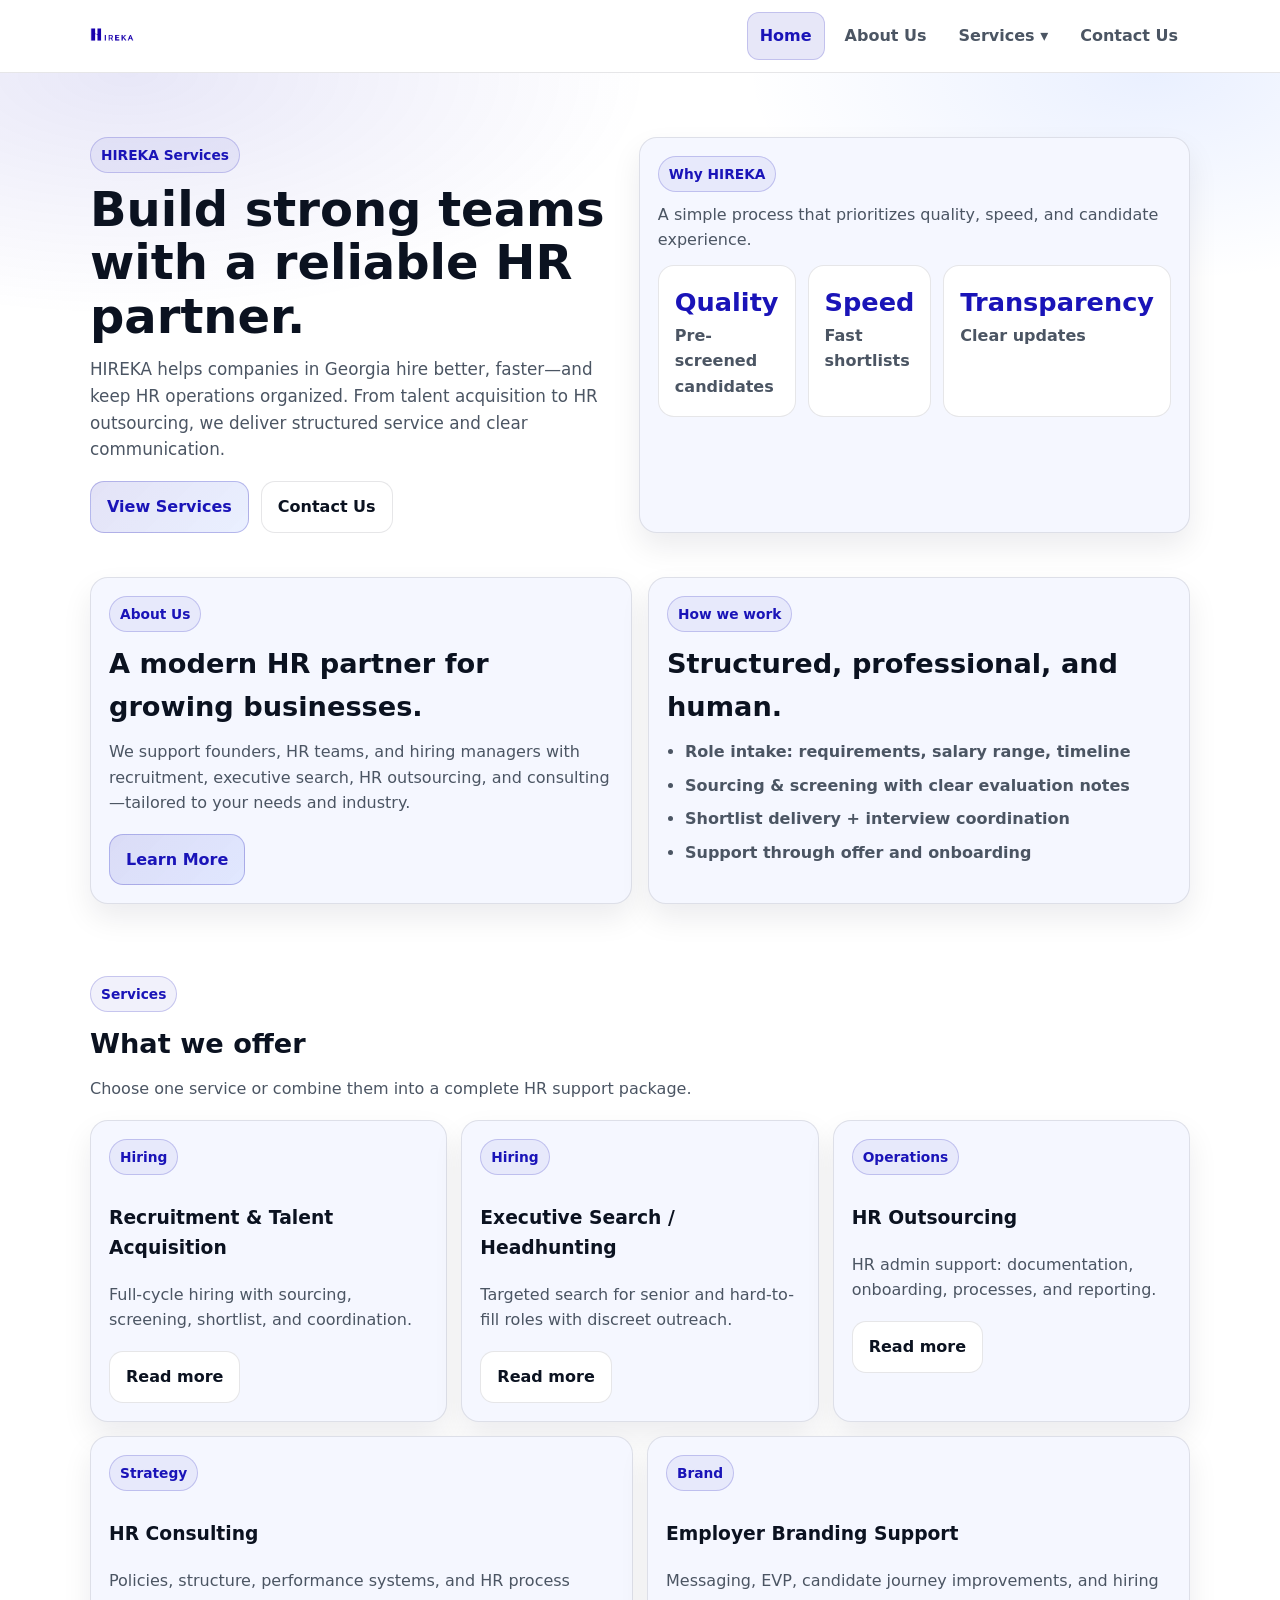
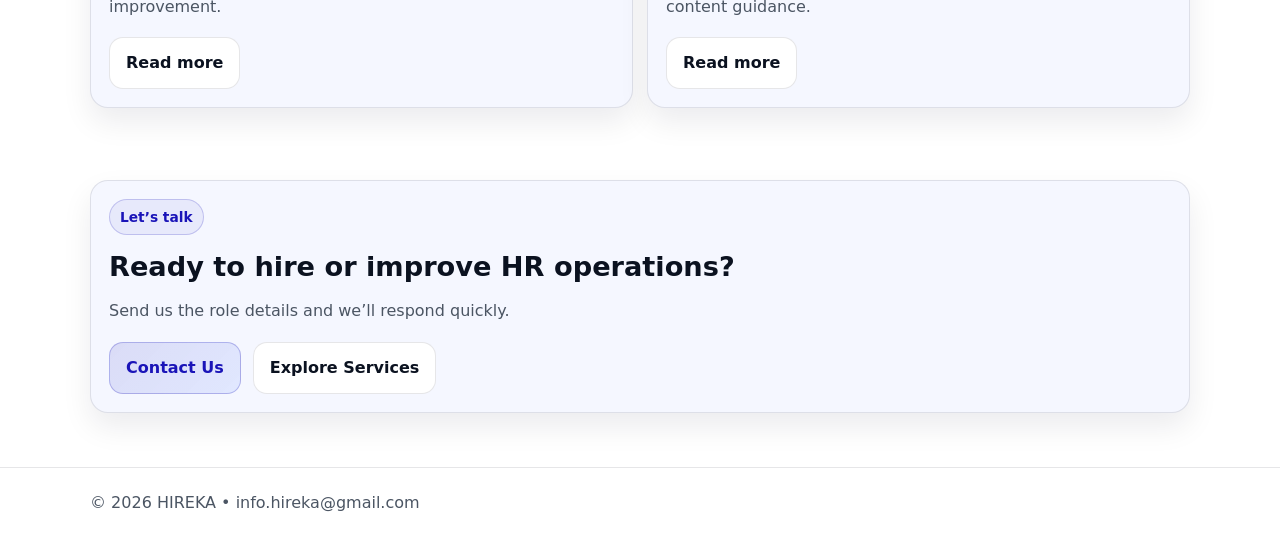
<file: index.html>
<!doctype html>
<html lang="en">
<head>
  <meta charset="utf-8" />
  <meta name="viewport" content="width=device-width, initial-scale=1" />
  <title>HIREKA — Recruitment & HR Solutions in Georgia</title>
  <link rel="icon" href="favicon.png" type="image/png">
  <link rel="stylesheet" href="styles.css" />
</head>
<body>

<header>
  <div class="container navbar">
    <a class="brand" href="index.html">
      <img src="assets/logo.png" alt="HIREKA logo" />
    </a>

    <button class="menu-btn" type="button">Menu</button>

    <nav aria-label="Primary navigation">
      <ul>
        <li><a href="index.html">Home</a></li>
        <li><a href="about.html">About Us</a></li>

        <li class="dropdown">
          <a class="dropbtn" href="#" role="button" aria-haspopup="true" aria-expanded="false">
            Services ▾
          </a>
          <div class="dropdown-menu">
            <a href="services.html"><strong>All Services</strong></a>
            <a href="recruitment.html">Recruitment & Talent Acquisition</a>
            <a href="executive-search.html">Executive Search / Headhunting</a>
            <a href="hr-outsourcing.html">HR Outsourcing</a>
            <a href="hr-consulting.html">HR Consulting</a>
            <a href="employer-branding.html">Employer Branding Support</a>
          </div>
        </li>

        <li><a href="contact.html">Contact Us</a></li>
      </ul>
    </nav>
  </div>
</header>

<main>

  <section class="hero">
    <div class="container hero-grid">
      <div>
        <div class="badge">HIREKA Services</div>
        <h1>Build strong teams with a reliable HR partner.</h1>
        <p class="lead">
          HIREKA helps companies in Georgia hire better, faster—and keep HR operations organized.
          From talent acquisition to HR outsourcing, we deliver structured service and clear communication.
        </p>

        <div class="btn-row">
          <a class="btn primary" href="services.html">View Services</a>
          <a class="btn" href="contact.html">Contact Us</a>
        </div>

       
      </div>

      <div class="card padded">
        <div class="badge">Why HIREKA</div>
        <p class="section-sub" style="margin-bottom:12px;">
          A simple process that prioritizes quality, speed, and candidate experience.
        </p>

        <div class="kpis">
          <div class="kpi">
            <div class="num">Quality</div>
            <div class="lbl">Pre-screened candidates</div>
          </div>
          <div class="kpi">
            <div class="num">Speed</div>
            <div class="lbl">Fast shortlists</div>
          </div>
          <div class="kpi">
            <div class="num">Transparency</div>
            <div class="lbl">Clear updates</div>
          </div>
        </div>

        
      </div>
    </div>
  </section>

  <section>
    <div class="container split">
      <div class="card padded">
        <div class="badge">About Us</div>
        <h2 class="section-title">A modern HR partner for growing businesses.</h2>
        <p class="section-sub">
          We support founders, HR teams, and hiring managers with recruitment, executive search,
          HR outsourcing, and consulting—tailored to your needs and industry.
        </p>
        <a class="btn primary" href="about.html">Learn More</a>
      </div>

      <div class="card padded">
        <div class="badge">How we work</div>
        <h2 class="section-title">Structured, professional, and human.</h2>
        <ul class="clean">
          <li>Role intake: requirements, salary range, timeline</li>
          <li>Sourcing & screening with clear evaluation notes</li>
          <li>Shortlist delivery + interview coordination</li>
          <li>Support through offer and onboarding</li>
        </ul>
      </div>
    </div>
  </section>

  <section>
    <div class="container">
      <div class="badge">Services</div>
      <h2 class="section-title">What we offer</h2>
      <p class="section-sub">
        Choose one service or combine them into a complete HR support package.
      </p>

      <div class="grid3">
        <div class="card padded">
          <div class="badge">Hiring</div>
          <h3>Recruitment & Talent Acquisition</h3>
          <p class="section-sub">Full-cycle hiring with sourcing, screening, shortlist, and coordination.</p>
          <a class="btn" href="recruitment.html">Read more</a>
        </div>

        <div class="card padded">
          <div class="badge">Hiring</div>
          <h3>Executive Search / Headhunting</h3>
          <p class="section-sub">Targeted search for senior and hard-to-fill roles with discreet outreach.</p>
          <a class="btn" href="executive-search.html">Read more</a>
        </div>

        <div class="card padded">
          <div class="badge">Operations</div>
          <h3>HR Outsourcing</h3>
          <p class="section-sub">HR admin support: documentation, onboarding, processes, and reporting.</p>
          <a class="btn" href="hr-outsourcing.html">Read more</a>
        </div>
      </div>

      <div style="height:14px"></div>

      <div class="grid2">
        <div class="card padded">
          <div class="badge">Strategy</div>
          <h3>HR Consulting</h3>
          <p class="section-sub">Policies, structure, performance systems, and HR process improvement.</p>
          <a class="btn" href="hr-consulting.html">Read more</a>
        </div>

        <div class="card padded">
          <div class="badge">Brand</div>
          <h3>Employer Branding Support</h3>
          <p class="section-sub">Messaging, EVP, candidate journey improvements, and hiring content guidance.</p>
          <a class="btn" href="employer-branding.html">Read more</a>
        </div>
      </div>
    </div>
  </section>

  

  <section>
    <div class="container">
      <div class="card padded">
        <div class="badge">Let’s talk</div>
        <h2 class="section-title">Ready to hire or improve HR operations?</h2>
        <p class="section-sub">Send us the role details and we’ll respond quickly.</p>
        <div class="btn-row">
          <a class="btn primary" href="contact.html">Contact Us</a>
          <a class="btn" href="services.html">Explore Services</a>
        </div>
      </div>
    </div>
  </section>

</main>

<footer class="footer">
  <div class="container">
    © <span id="year"></span> HIREKA • <a href="mailto:info.hireka@gmail.com">info.hireka@gmail.com</a>
  </div>
</footer>

<script src="script.js"></script>
</body>

</html>
</file>
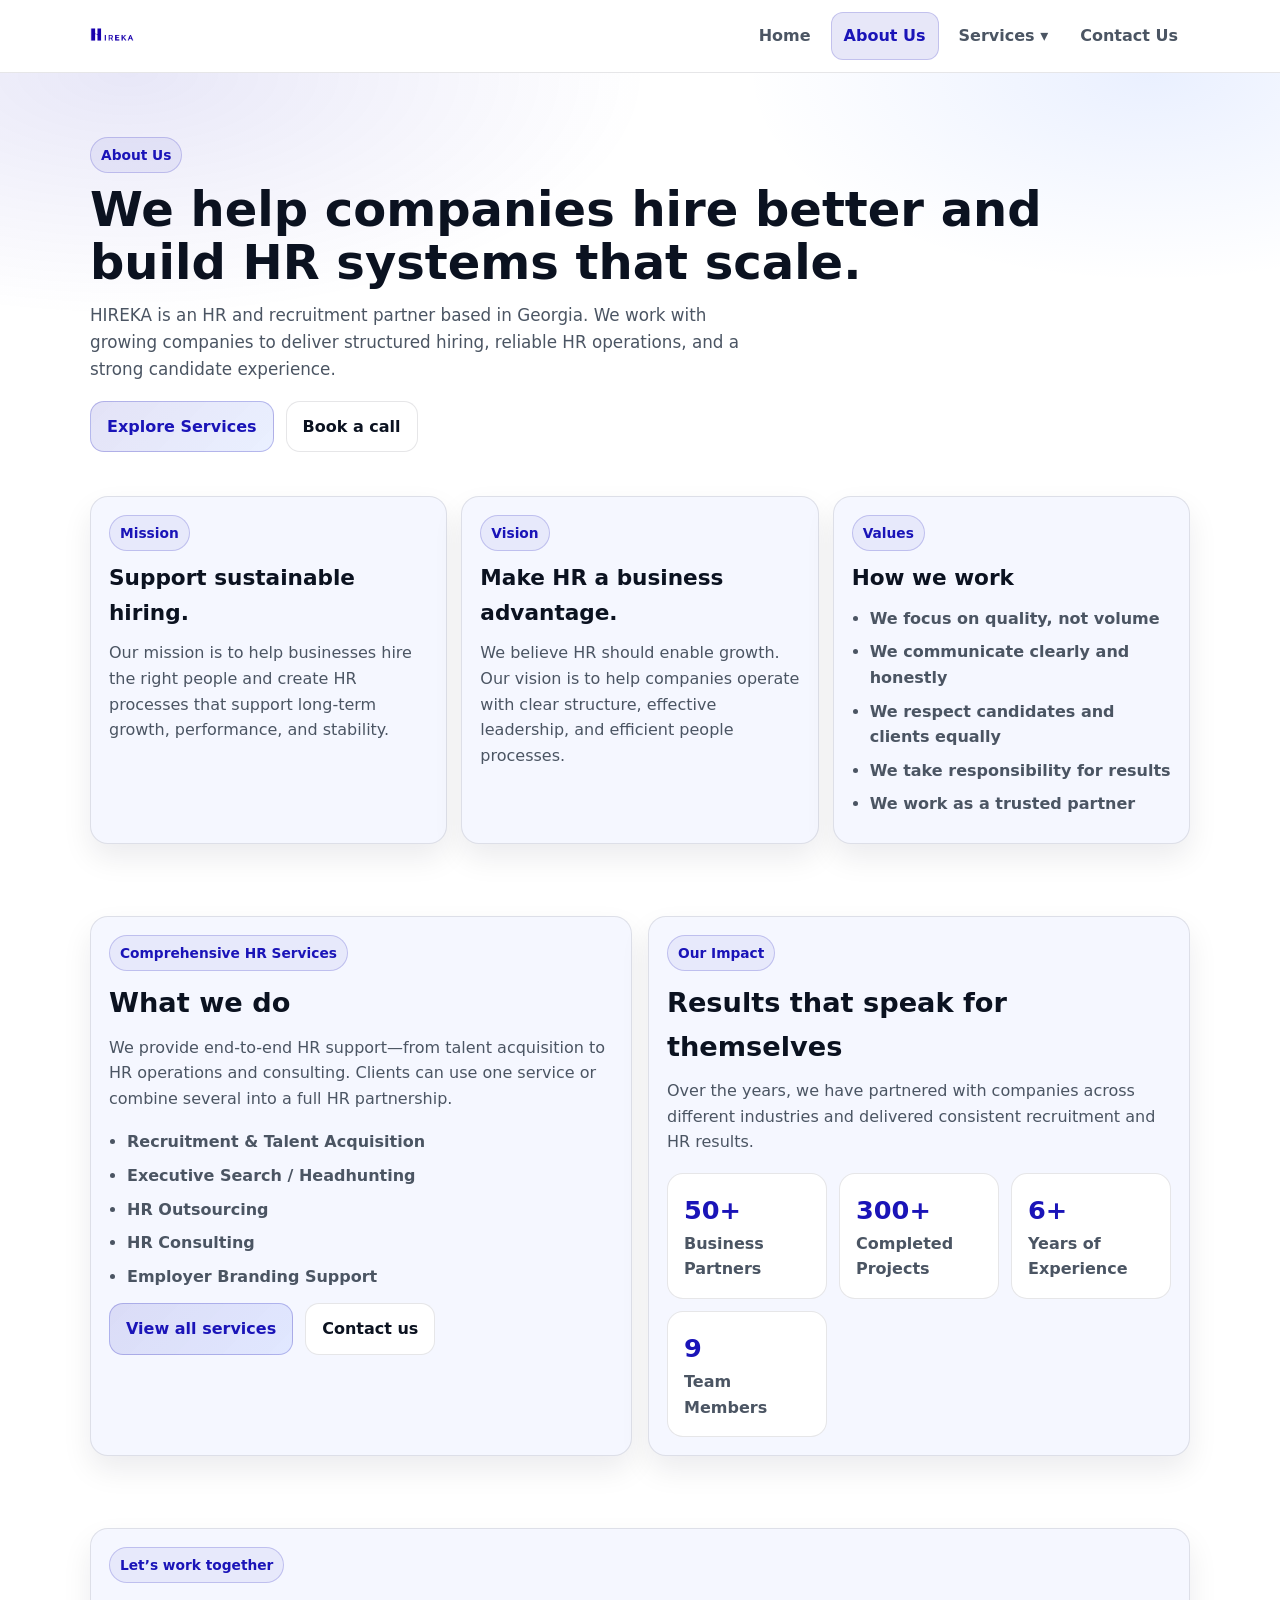
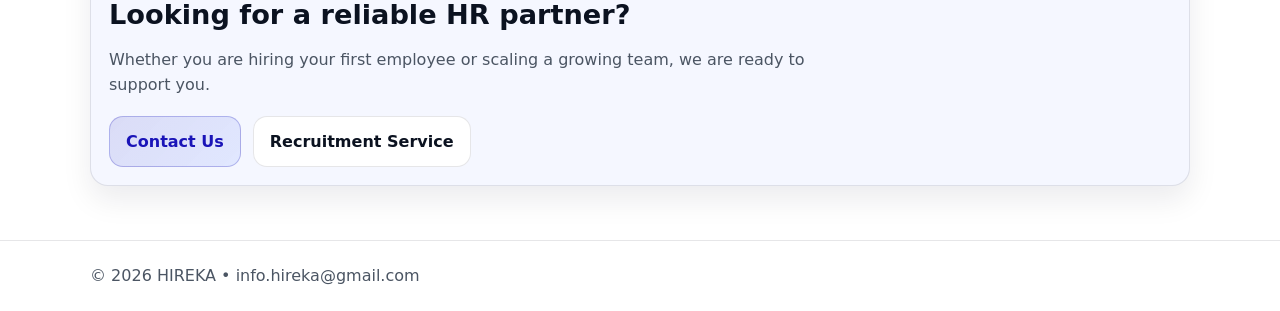
<file: about.html>
<!doctype html>
<html lang="en">
<head>
  <meta charset="utf-8" />
  <meta name="viewport" content="width=device-width, initial-scale=1" />
  <title>About Us — HIREKA</title>
  <link rel="stylesheet" href="styles.css" />
</head>
<body>

<header>
  <div class="container navbar">
    <a class="brand" href="index.html">
      <img src="assets/logo.png" alt="HIREKA logo" />
    </a>

    <button class="menu-btn" type="button">Menu</button>

    <nav aria-label="Primary navigation">
      <ul>
        <li><a href="index.html">Home</a></li>
        <li><a href="about.html">About Us</a></li>

        <li class="dropdown">
          <a class="dropbtn" href="#" role="button" aria-haspopup="true" aria-expanded="false">
            Services ▾
          </a>
          <div class="dropdown-menu">
            <a href="services.html"><strong>All Services</strong></a>
            <a href="recruitment.html">Recruitment & Talent Acquisition</a>
            <a href="executive-search.html">Executive Search / Headhunting</a>
            <a href="hr-outsourcing.html">HR Outsourcing</a>
            <a href="hr-consulting.html">HR Consulting</a>
            <a href="employer-branding.html">Employer Branding Support</a>
          </div>
        </li>

        <li><a href="contact.html">Contact Us</a></li>
      </ul>
    </nav>
  </div>
</header>

<main>

  <!-- HERO -->
  <section class="hero">
    <div class="container">
      <div class="badge">About Us</div>
      <h1>We help companies hire better and build HR systems that scale.</h1>
      <p class="lead">
        HIREKA is an HR and recruitment partner based in Georgia. We work with growing companies to deliver
        structured hiring, reliable HR operations, and a strong candidate experience.
      </p>

      <div class="btn-row">
        <a class="btn primary" href="services.html">Explore Services</a>
        <a class="btn" href="contact.html">Book a call</a>
      </div>
    </div>
  </section>

  <!-- MISSION / VISION / VALUES -->
  <section>
    <div class="container">
      <div class="grid3">
        <div class="card padded">
          <div class="badge">Mission</div>
          <h2 class="section-title" style="font-size:1.35rem;">Support sustainable hiring.</h2>
          <p class="section-sub">
            Our mission is to help businesses hire the right people and create HR processes
            that support long-term growth, performance, and stability.
          </p>
        </div>

        <div class="card padded">
          <div class="badge">Vision</div>
          <h2 class="section-title" style="font-size:1.35rem;">Make HR a business advantage.</h2>
          <p class="section-sub">
            We believe HR should enable growth. Our vision is to help companies operate with
            clear structure, effective leadership, and efficient people processes.
          </p>
        </div>

        <div class="card padded">
          <div class="badge">Values</div>
          <h2 class="section-title" style="font-size:1.35rem;">How we work</h2>
          <ul class="clean">
            <li>We focus on quality, not volume</li>
            <li>We communicate clearly and honestly</li>
            <li>We respect candidates and clients equally</li>
            <li>We take responsibility for results</li>
            <li>We work as a trusted partner</li>
          </ul>
        </div>
      </div>
    </div>
  </section>

  <!-- SERVICES + STATS -->
  <section>
    <div class="container split">

      <!-- SERVICES SUMMARY -->
      <div class="card padded">
        <div class="badge">Comprehensive HR Services</div>
        <h2 class="section-title">What we do</h2>
        <p class="section-sub">
          We provide end-to-end HR support—from talent acquisition to HR operations and consulting.
          Clients can use one service or combine several into a full HR partnership.
        </p>

        <ul class="clean">
          <li>Recruitment & Talent Acquisition</li>
          <li>Executive Search / Headhunting</li>
          <li>HR Outsourcing</li>
          <li>HR Consulting</li>
          <li>Employer Branding Support</li>
        </ul>

        <div class="btn-row" style="margin-top:14px;">
          <a class="btn primary" href="services.html">View all services</a>
          <a class="btn" href="contact.html">Contact us</a>
        </div>
      </div>

      <!-- STATS -->
      <div class="card padded">
        <div class="badge">Our Impact</div>
        <h2 class="section-title">Results that speak for themselves</h2>
        <p class="section-sub">
          Over the years, we have partnered with companies across different industries
          and delivered consistent recruitment and HR results.
        </p>

        <div class="kpis">
          <div class="kpi">
            <div class="num">50+</div>
            <div class="lbl">Business Partners</div>
          </div>

          <div class="kpi">
            <div class="num">300+</div>
            <div class="lbl">Completed Projects</div>
          </div>

          <div class="kpi">
            <div class="num">6+</div>
            <div class="lbl">Years of Experience</div>
          </div>

          <div class="kpi">
            <div class="num">9</div>
            <div class="lbl">Team Members</div>
          </div>
        </div>
      </div>

    </div>
  </section>

  <!-- CTA -->
  <section>
    <div class="container">
      <div class="card padded">
        <div class="badge">Let’s work together</div>
        <h2 class="section-title">Looking for a reliable HR partner?</h2>
        <p class="section-sub">
          Whether you are hiring your first employee or scaling a growing team,
          we are ready to support you.
        </p>
        <div class="btn-row">
          <a class="btn primary" href="contact.html">Contact Us</a>
          <a class="btn" href="recruitment.html">Recruitment Service</a>
        </div>
      </div>
    </div>
  </section>

</main>

<footer class="footer">
  <div class="container">
    © <span id="year"></span> HIREKA •
    <a href="mailto:info.hireka@gmail.com">info.hireka@gmail.com</a>
  </div>
</footer>

<script src="script.js"></script>
</body>
</html>
</file>
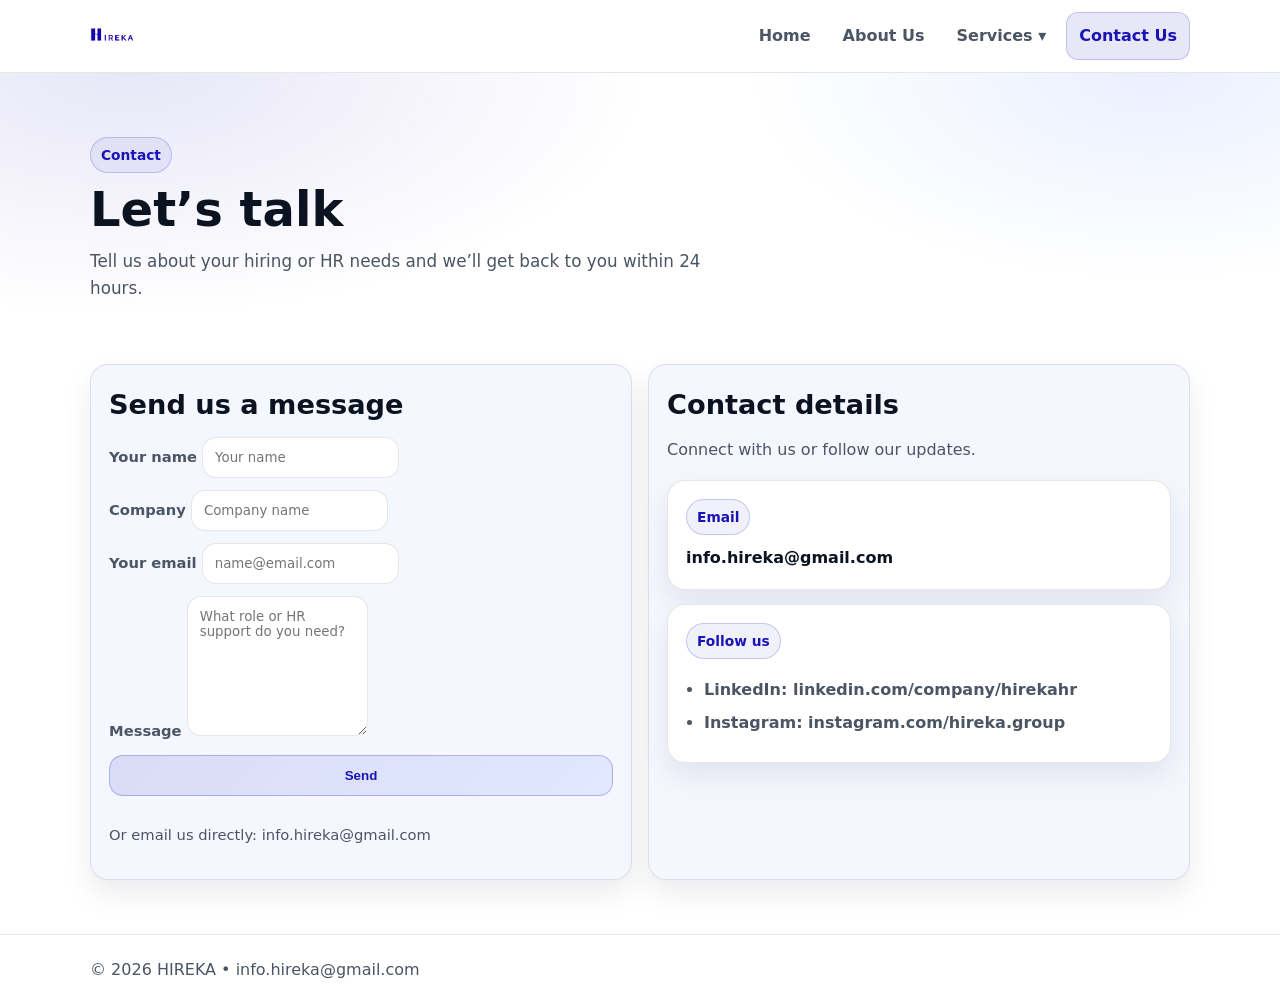
<file: contact.html>
<!doctype html>
<html lang="en">
<head>
  <meta charset="utf-8" />
  <meta name="viewport" content="width=device-width, initial-scale=1" />
  <title>Contact Us — HIREKA</title>
  <link rel="stylesheet" href="styles.css" />
</head>
<body>

<header>
  <div class="container navbar">
    <a class="brand" href="index.html">
      <img src="assets/logo.png" alt="HIREKA logo" />
    </a>

    <button class="menu-btn" type="button">Menu</button>

    <nav aria-label="Primary navigation">
      <ul>
        <li><a href="index.html">Home</a></li>
        <li><a href="about.html">About Us</a></li>

        <li class="dropdown">
          <a class="dropbtn" href="#" role="button" aria-haspopup="true" aria-expanded="false">
            Services ▾
          </a>
          <div class="dropdown-menu">
            <a href="services.html"><strong>All Services</strong></a>
            <a href="recruitment.html">Recruitment & Talent Acquisition</a>
            <a href="executive-search.html">Executive Search / Headhunting</a>
            <a href="hr-outsourcing.html">HR Outsourcing</a>
            <a href="hr-consulting.html">HR Consulting</a>
            <a href="employer-branding.html">Employer Branding Support</a>
          </div>
        </li>

        <li><a href="contact.html">Contact Us</a></li>
      </ul>
    </nav>
  </div>
</header>

<main>

  <!-- HERO -->
  <section class="hero">
    <div class="container">
      <div class="badge">Contact</div>
      <h1>Let’s talk</h1>
      <p class="lead">
        Tell us about your hiring or HR needs and we’ll get back to you within 24 hours.
      </p>
    </div>
  </section>

  <!-- CONTACT SECTION -->
  <section>
    <div class="container split">

      <!-- FORM -->
      <div class="card padded">
        <h2 class="section-title">Send us a message</h2>

        <form id="contactForm">
          <div>
            <label for="name">Your name</label>
            <input id="name" required placeholder="Your name" />
          </div>

          <div>
            <label for="company">Company</label>
            <input id="company" placeholder="Company name" />
          </div>

          <div>
            <label for="email">Your email</label>
            <input id="email" type="email" required placeholder="name@email.com" />
          </div>

          <div>
            <label for="message">Message</label>
            <textarea id="message" required placeholder="What role or HR support do you need?"></textarea>
          </div>

          <button class="btn primary" type="submit">Send</button>

          <p class="small">
            Or email us directly:
            <a href="mailto:info.hireka@gmail.com">info.hireka@gmail.com</a>
          </p>
        </form>
      </div>

      <!-- CONTACT DETAILS -->
      <div class="card padded">
        <h2 class="section-title">Contact details</h2>
        <p class="section-sub">
          Connect with us or follow our updates.
        </p>

        <div class="card padded" style="background:#fff; margin-bottom:14px;">
          <div class="badge">Email</div>
          <p style="margin:0; font-weight:900;">
            <a href="mailto:info.hireka@gmail.com">info.hireka@gmail.com</a>
          </p>
        </div>

        <div class="card padded" style="background:#fff;">
          <div class="badge">Follow us</div>

          <ul class="clean">
            <li>
              <strong>LinkedIn:</strong>
              <a href="https://www.linkedin.com/company/hirekahr/?viewAsMember=true"
                 target="_blank" rel="noopener">
                linkedin.com/company/hirekahr
              </a>
            </li>
            <li>
              <strong>Instagram:</strong>
              <a href="https://www.instagram.com/hireka.group/"
                 target="_blank" rel="noopener">
                instagram.com/hireka.group
              </a>
            </li>
          </ul>
        </div>
      </div>

    </div>
  </section>

</main>

<footer class="footer">
  <div class="container">
    © <span id="year"></span> HIREKA •
    <a href="mailto:info.hireka@gmail.com">info.hireka@gmail.com</a>
  </div>
</footer>

<script src="script.js"></script>
<script>
  // GitHub Pages friendly (mailto form)
  document.getElementById("contactForm").addEventListener("submit", (e) => {
    e.preventDefault();

    const name = document.getElementById("name").value.trim();
    const company = document.getElementById("company").value.trim();
    const email = document.getElementById("email").value.trim();
    const message = document.getElementById("message").value.trim();

    const subject = encodeURIComponent(`HIREKA Website Inquiry — ${name}`);
    const body = encodeURIComponent(
      `Name: ${name}\nCompany: ${company}\nEmail: ${email}\n\nMessage:\n${message}`
    );

    window.location.href =
      `mailto:info.hireka@gmail.com?subject=${subject}&body=${body}`;
  });
</script>

</body>
</html>
</file>
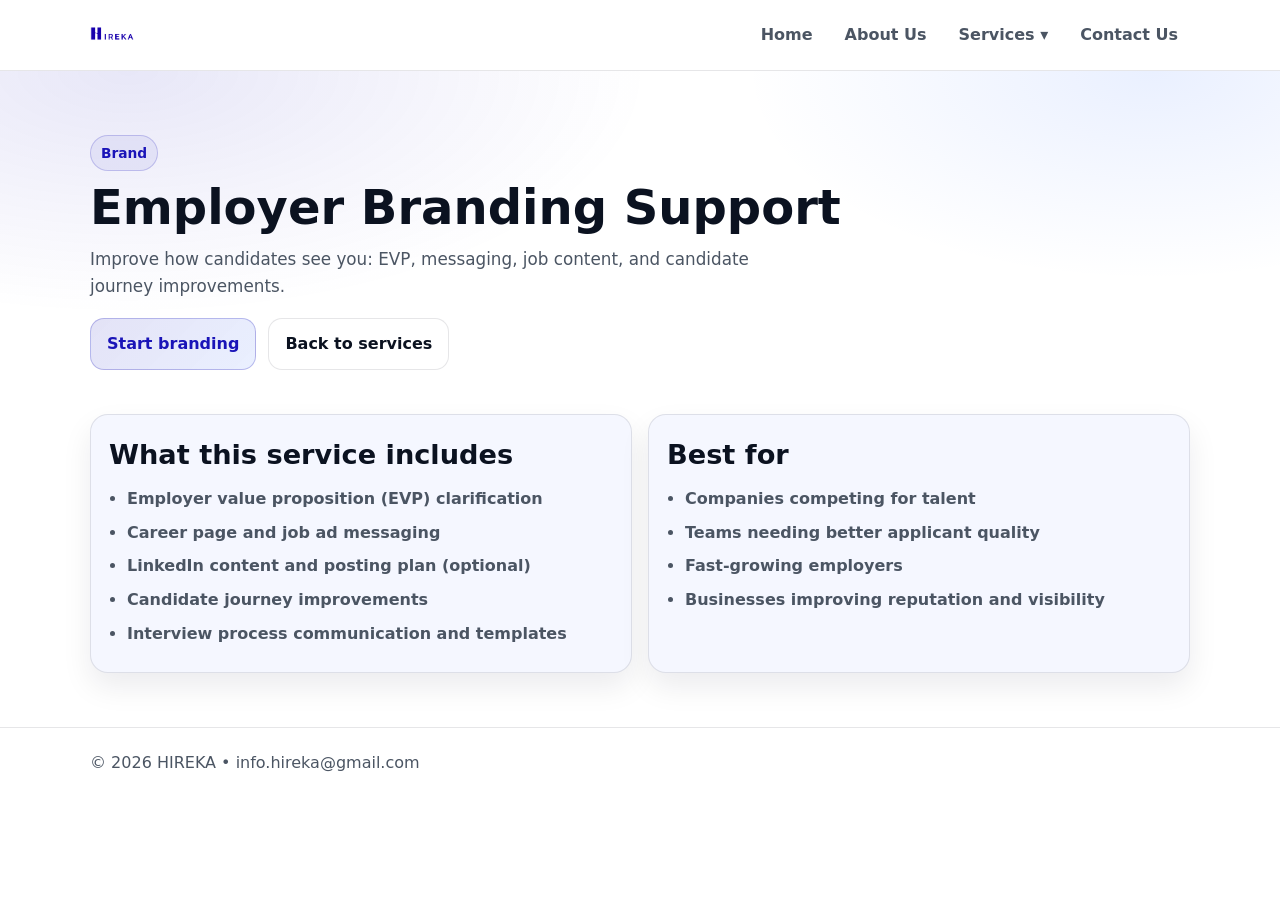
<file: employer-branding.html>
<!doctype html>
<html lang="en">
<head>
  <meta charset="utf-8" />
  <meta name="viewport" content="width=device-width, initial-scale=1" />
  <title>Employer Branding Support — HIREKA</title>
  <link rel="stylesheet" href="styles.css" />
</head>
<body>

<header>
  <div class="container navbar">
    <a class="brand" href="index.html">
      <img src="assets/logo.png" alt="HIREKA logo" />
    </a>

    <button class="menu-btn" type="button">Menu</button>

    <nav aria-label="Primary navigation">
      <ul>
        <li><a href="index.html">Home</a></li>
        <li><a href="about.html">About Us</a></li>

        <li class="dropdown">
          <a class="dropbtn" href="#" role="button" aria-haspopup="true" aria-expanded="false">
            Services ▾
          </a>
          <div class="dropdown-menu">
            <a href="services.html"><strong>All Services</strong></a>
            <a href="recruitment.html">Recruitment & Talent Acquisition</a>
            <a href="executive-search.html">Executive Search / Headhunting</a>
            <a href="hr-outsourcing.html">HR Outsourcing</a>
            <a href="hr-consulting.html">HR Consulting</a>
            <a href="employer-branding.html">Employer Branding Support</a>
          </div>
        </li>

        <li><a href="contact.html">Contact Us</a></li>
      </ul>
    </nav>
  </div>
</header>

<main>
  <section class="hero">
    <div class="container">
      <div class="badge">Brand</div>
      <h1>Employer Branding Support</h1>
      <p class="lead">
        Improve how candidates see you: EVP, messaging, job content, and candidate journey improvements.
      </p>
      <div class="btn-row">
        <a class="btn primary" href="contact.html">Start branding</a>
        <a class="btn" href="services.html">Back to services</a>
      </div>
    </div>
  </section>

  <section>
    <div class="container split">
      <div class="card padded">
        <h2 class="section-title">What this service includes</h2>
        <ul class="clean">
          <li>Employer value proposition (EVP) clarification</li>
          <li>Career page and job ad messaging</li>
          <li>LinkedIn content and posting plan (optional)</li>
          <li>Candidate journey improvements</li>
          <li>Interview process communication and templates</li>
        </ul>
      </div>

      <div class="card padded">
        <h2 class="section-title">Best for</h2>
        <ul class="clean">
          <li>Companies competing for talent</li>
          <li>Teams needing better applicant quality</li>
          <li>Fast-growing employers</li>
          <li>Businesses improving reputation and visibility</li>
        </ul>
      </div>
    </div>
  </section>
</main>

<footer class="footer">
  <div class="container">
    © <span id="year"></span> HIREKA • <a href="mailto:info.hireka@gmail.com">info.hireka@gmail.com</a>
  </div>
</footer>

<script src="script.js"></script>
</body>
</html>
</file>
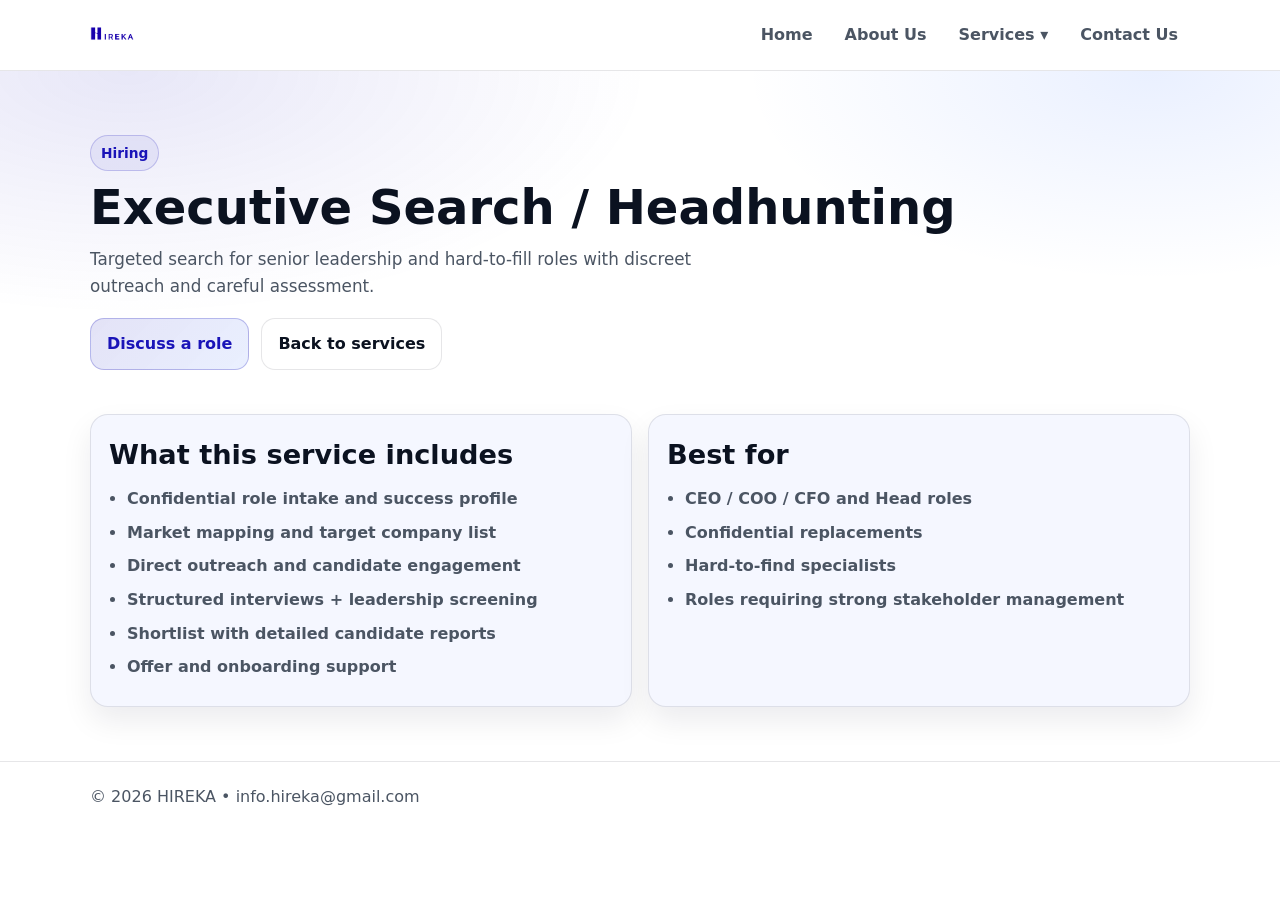
<file: executive-search.html>
<!doctype html>
<html lang="en">
<head>
  <meta charset="utf-8" />
  <meta name="viewport" content="width=device-width, initial-scale=1" />
  <title>Executive Search / Headhunting — HIREKA</title>
  <link rel="stylesheet" href="styles.css" />
</head>
<body>

<header>
  <div class="container navbar">
    <a class="brand" href="index.html">
      <img src="assets/logo.png" alt="HIREKA logo" />
    </a>

    <button class="menu-btn" type="button">Menu</button>

    <nav aria-label="Primary navigation">
      <ul>
        <li><a href="index.html">Home</a></li>
        <li><a href="about.html">About Us</a></li>

        <li class="dropdown">
          <a class="dropbtn" href="#" role="button" aria-haspopup="true" aria-expanded="false">
            Services ▾
          </a>
          <div class="dropdown-menu">
            <a href="services.html"><strong>All Services</strong></a>
            <a href="recruitment.html">Recruitment & Talent Acquisition</a>
            <a href="executive-search.html">Executive Search / Headhunting</a>
            <a href="hr-outsourcing.html">HR Outsourcing</a>
            <a href="hr-consulting.html">HR Consulting</a>
            <a href="employer-branding.html">Employer Branding Support</a>
          </div>
        </li>

        <li><a href="contact.html">Contact Us</a></li>
      </ul>
    </nav>
  </div>
</header>

<main>
  <section class="hero">
    <div class="container">
      <div class="badge">Hiring</div>
      <h1>Executive Search / Headhunting</h1>
      <p class="lead">
        Targeted search for senior leadership and hard-to-fill roles with discreet outreach and careful assessment.
      </p>
      <div class="btn-row">
        <a class="btn primary" href="contact.html">Discuss a role</a>
        <a class="btn" href="services.html">Back to services</a>
      </div>
    </div>
  </section>

  <section>
    <div class="container split">
      <div class="card padded">
        <h2 class="section-title">What this service includes</h2>
        <ul class="clean">
          <li>Confidential role intake and success profile</li>
          <li>Market mapping and target company list</li>
          <li>Direct outreach and candidate engagement</li>
          <li>Structured interviews + leadership screening</li>
          <li>Shortlist with detailed candidate reports</li>
          <li>Offer and onboarding support</li>
        </ul>
      </div>

      <div class="card padded">
        <h2 class="section-title">Best for</h2>
        <ul class="clean">
          <li>CEO / COO / CFO and Head roles</li>
          <li>Confidential replacements</li>
          <li>Hard-to-find specialists</li>
          <li>Roles requiring strong stakeholder management</li>
        </ul>
      </div>
    </div>
  </section>
</main>

<footer class="footer">
  <div class="container">
    © <span id="year"></span> HIREKA • <a href="mailto:info.hireka@gmail.com">info.hireka@gmail.com</a>
  </div>
</footer>

<script src="script.js"></script>
</body>
</html>
</file>
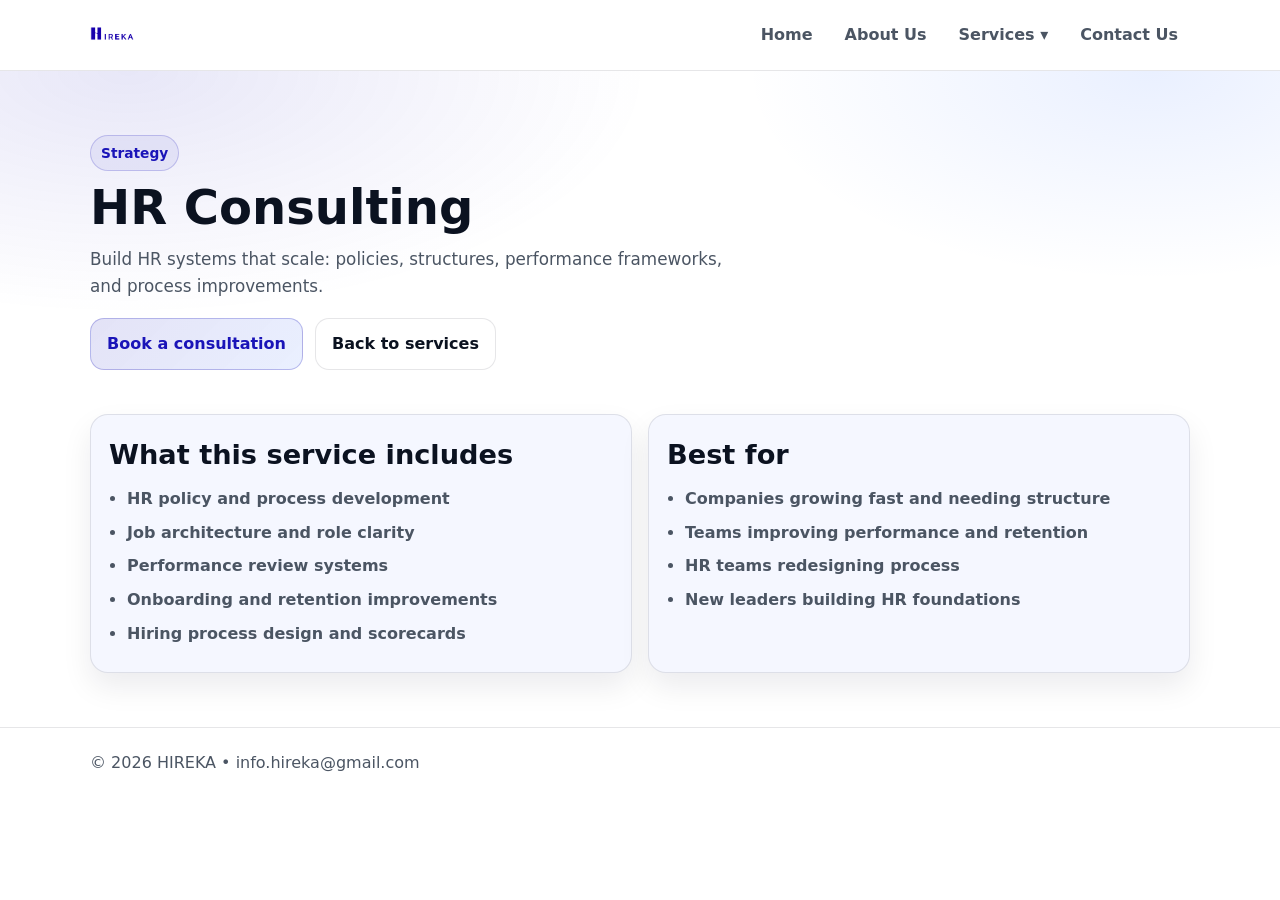
<file: hr-consulting.html>
<!doctype html>
<html lang="en">
<head>
  <meta charset="utf-8" />
  <meta name="viewport" content="width=device-width, initial-scale=1" />
  <title>HR Consulting — HIREKA</title>
  <link rel="stylesheet" href="styles.css" />
</head>
<body>

<header>
  <div class="container navbar">
    <a class="brand" href="index.html">
      <img src="assets/logo.png" alt="HIREKA logo" />
    </a>

    <button class="menu-btn" type="button">Menu</button>

    <nav aria-label="Primary navigation">
      <ul>
        <li><a href="index.html">Home</a></li>
        <li><a href="about.html">About Us</a></li>

        <li class="dropdown">
          <a class="dropbtn" href="#" role="button" aria-haspopup="true" aria-expanded="false">
            Services ▾
          </a>
          <div class="dropdown-menu">
            <a href="services.html"><strong>All Services</strong></a>
            <a href="recruitment.html">Recruitment & Talent Acquisition</a>
            <a href="executive-search.html">Executive Search / Headhunting</a>
            <a href="hr-outsourcing.html">HR Outsourcing</a>
            <a href="hr-consulting.html">HR Consulting</a>
            <a href="employer-branding.html">Employer Branding Support</a>
          </div>
        </li>

        <li><a href="contact.html">Contact Us</a></li>
      </ul>
    </nav>
  </div>
</header>

<main>
  <section class="hero">
    <div class="container">
      <div class="badge">Strategy</div>
      <h1>HR Consulting</h1>
      <p class="lead">
        Build HR systems that scale: policies, structures, performance frameworks, and process improvements.
      </p>
      <div class="btn-row">
        <a class="btn primary" href="contact.html">Book a consultation</a>
        <a class="btn" href="services.html">Back to services</a>
      </div>
    </div>
  </section>

  <section>
    <div class="container split">
      <div class="card padded">
        <h2 class="section-title">What this service includes</h2>
        <ul class="clean">
          <li>HR policy and process development</li>
          <li>Job architecture and role clarity</li>
          <li>Performance review systems</li>
          <li>Onboarding and retention improvements</li>
          <li>Hiring process design and scorecards</li>
        </ul>
      </div>

      <div class="card padded">
        <h2 class="section-title">Best for</h2>
        <ul class="clean">
          <li>Companies growing fast and needing structure</li>
          <li>Teams improving performance and retention</li>
          <li>HR teams redesigning process</li>
          <li>New leaders building HR foundations</li>
        </ul>
      </div>
    </div>
  </section>
</main>

<footer class="footer">
  <div class="container">
    © <span id="year"></span> HIREKA • <a href="mailto:info.hireka@gmail.com">info.hireka@gmail.com</a>
  </div>
</footer>

<script src="script.js"></script>
</body>
</html>
</file>
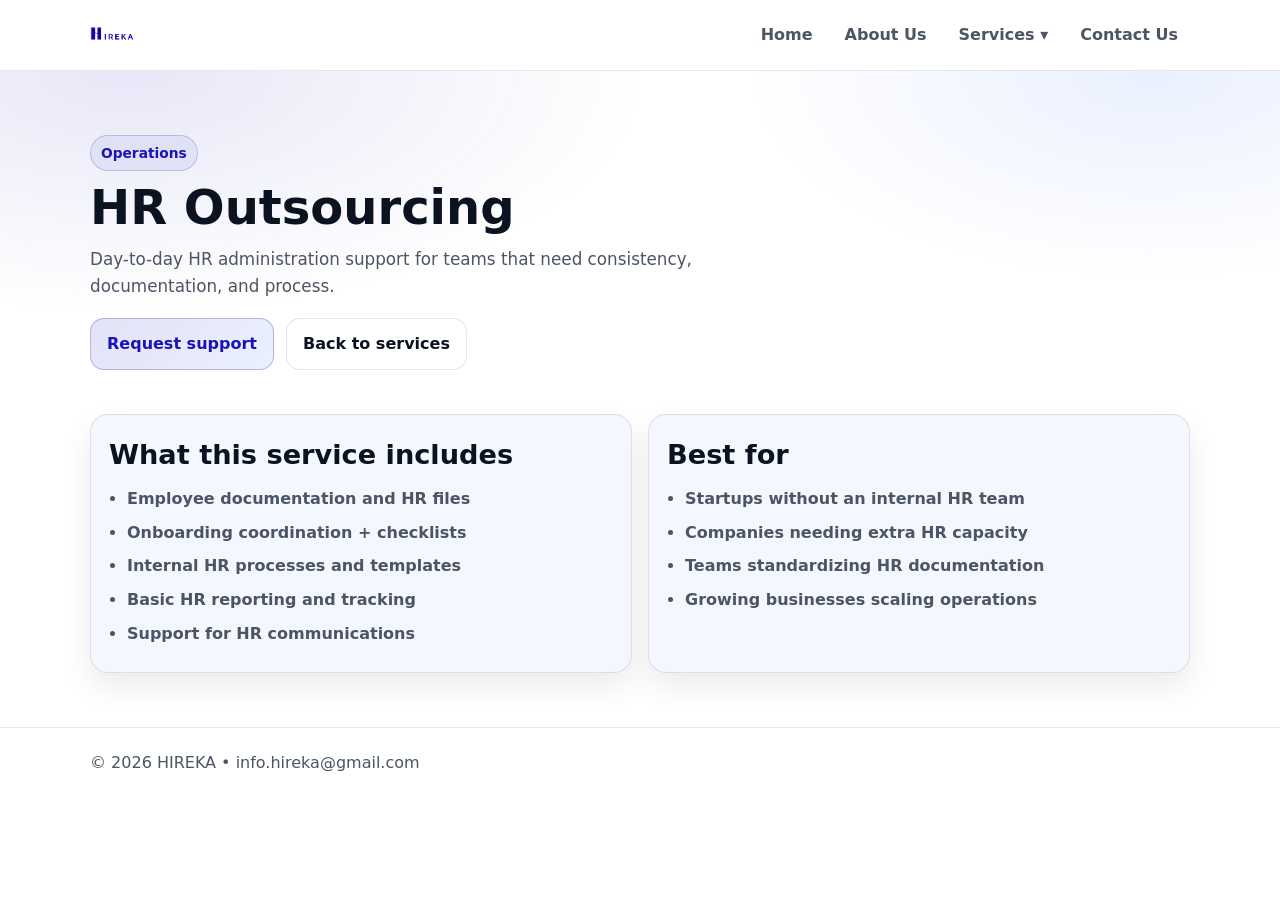
<file: hr-outsourcing.html>
<!doctype html>
<html lang="en">
<head>
  <meta charset="utf-8" />
  <meta name="viewport" content="width=device-width, initial-scale=1" />
  <title>HR Outsourcing — HIREKA</title>
  <link rel="stylesheet" href="styles.css" />
</head>
<body>

<header>
  <div class="container navbar">
    <a class="brand" href="index.html">
      <img src="assets/logo.png" alt="HIREKA logo" />
    </a>

    <button class="menu-btn" type="button">Menu</button>

    <nav aria-label="Primary navigation">
      <ul>
        <li><a href="index.html">Home</a></li>
        <li><a href="about.html">About Us</a></li>

        <li class="dropdown">
          <a class="dropbtn" href="#" role="button" aria-haspopup="true" aria-expanded="false">
            Services ▾
          </a>
          <div class="dropdown-menu">
            <a href="services.html"><strong>All Services</strong></a>
            <a href="recruitment.html">Recruitment & Talent Acquisition</a>
            <a href="executive-search.html">Executive Search / Headhunting</a>
            <a href="hr-outsourcing.html">HR Outsourcing</a>
            <a href="hr-consulting.html">HR Consulting</a>
            <a href="employer-branding.html">Employer Branding Support</a>
          </div>
        </li>

        <li><a href="contact.html">Contact Us</a></li>
      </ul>
    </nav>
  </div>
</header>

<main>
  <section class="hero">
    <div class="container">
      <div class="badge">Operations</div>
      <h1>HR Outsourcing</h1>
      <p class="lead">
        Day-to-day HR administration support for teams that need consistency, documentation, and process.
      </p>
      <div class="btn-row">
        <a class="btn primary" href="contact.html">Request support</a>
        <a class="btn" href="services.html">Back to services</a>
      </div>
    </div>
  </section>

  <section>
    <div class="container split">
      <div class="card padded">
        <h2 class="section-title">What this service includes</h2>
        <ul class="clean">
          <li>Employee documentation and HR files</li>
          <li>Onboarding coordination + checklists</li>
          <li>Internal HR processes and templates</li>
          <li>Basic HR reporting and tracking</li>
          <li>Support for HR communications</li>
        </ul>
      </div>

      <div class="card padded">
        <h2 class="section-title">Best for</h2>
        <ul class="clean">
          <li>Startups without an internal HR team</li>
          <li>Companies needing extra HR capacity</li>
          <li>Teams standardizing HR documentation</li>
          <li>Growing businesses scaling operations</li>
        </ul>
      </div>
    </div>
  </section>
</main>

<footer class="footer">
  <div class="container">
    © <span id="year"></span> HIREKA • <a href="mailto:info.hireka@gmail.com">info.hireka@gmail.com</a>
  </div>
</footer>

<script src="script.js"></script>
</body>
</html>
</file>
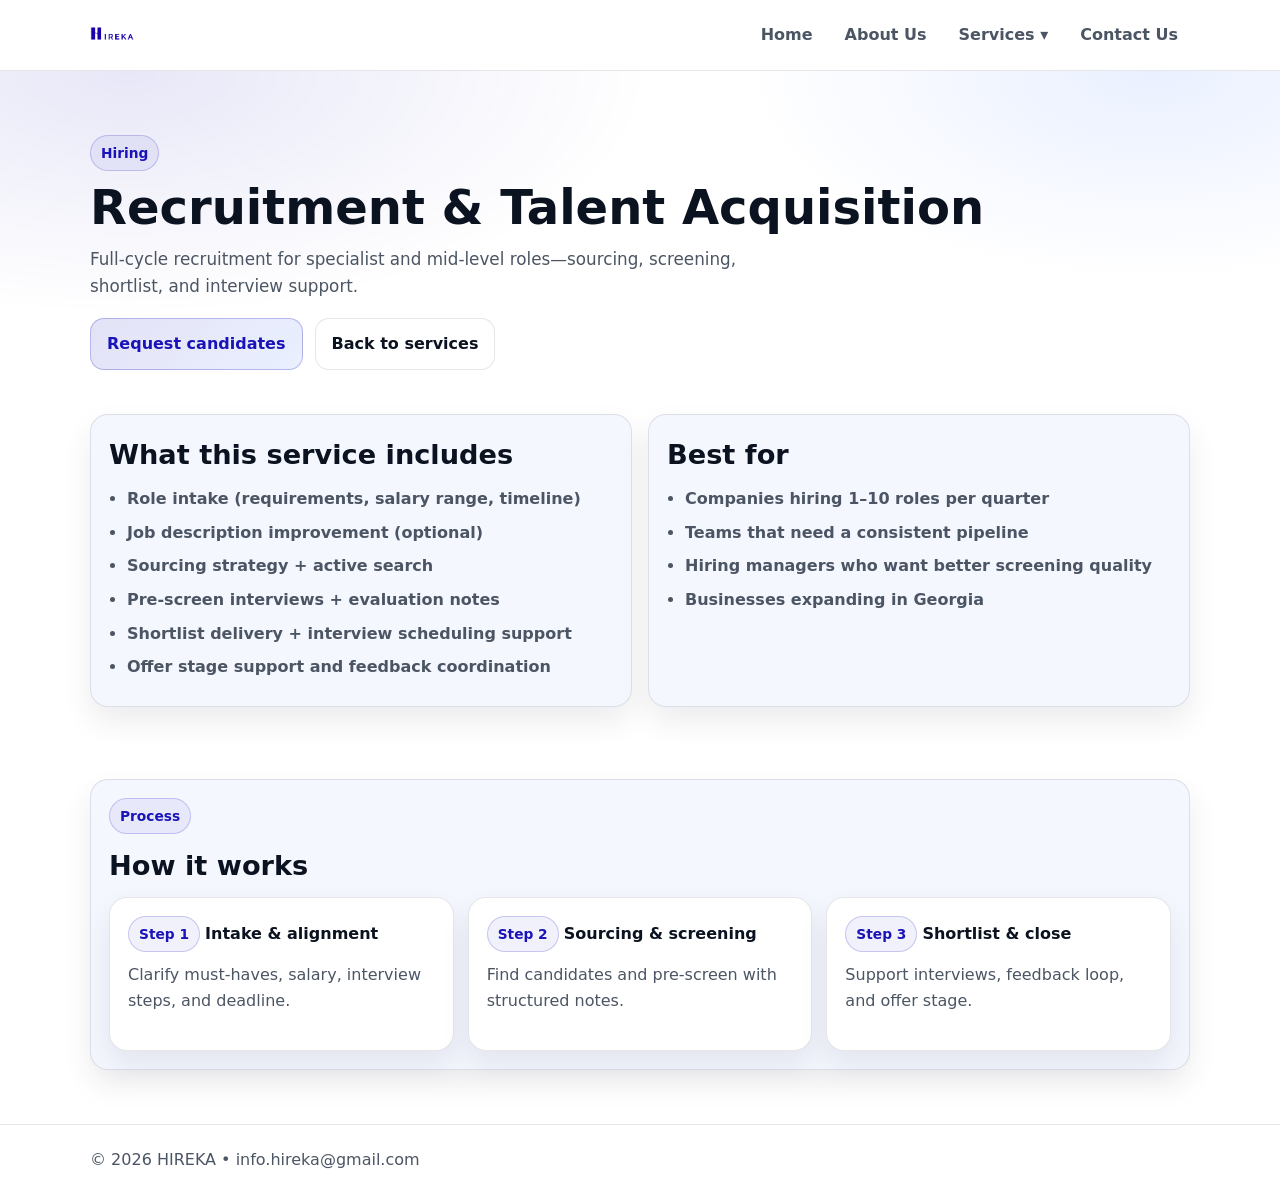
<file: recruitment.html>
<!doctype html>
<html lang="en">
<head>
  <meta charset="utf-8" />
  <meta name="viewport" content="width=device-width, initial-scale=1" />
  <title>Recruitment & Talent Acquisition — HIREKA</title>
  <link rel="stylesheet" href="styles.css" />
</head>
<body>

<header>
  <div class="container navbar">
    <a class="brand" href="index.html">
      <img src="assets/logo.png" alt="HIREKA logo" />
    </a>

    <button class="menu-btn" type="button">Menu</button>

    <nav aria-label="Primary navigation">
      <ul>
        <li><a href="index.html">Home</a></li>
        <li><a href="about.html">About Us</a></li>

        <li class="dropdown">
          <a class="dropbtn" href="#" role="button" aria-haspopup="true" aria-expanded="false">
            Services ▾
          </a>
          <div class="dropdown-menu">
            <a href="services.html"><strong>All Services</strong></a>
            <a href="recruitment.html">Recruitment & Talent Acquisition</a>
            <a href="executive-search.html">Executive Search / Headhunting</a>
            <a href="hr-outsourcing.html">HR Outsourcing</a>
            <a href="hr-consulting.html">HR Consulting</a>
            <a href="employer-branding.html">Employer Branding Support</a>
          </div>
        </li>

        <li><a href="contact.html">Contact Us</a></li>
      </ul>
    </nav>
  </div>
</header>

<main>
  <section class="hero">
    <div class="container">
      <div class="badge">Hiring</div>
      <h1>Recruitment & Talent Acquisition</h1>
      <p class="lead">
        Full-cycle recruitment for specialist and mid-level roles—sourcing, screening, shortlist, and interview support.
      </p>
      <div class="btn-row">
        <a class="btn primary" href="contact.html">Request candidates</a>
        <a class="btn" href="services.html">Back to services</a>
      </div>
    </div>
  </section>

  <section>
    <div class="container split">
      <div class="card padded">
        <h2 class="section-title">What this service includes</h2>
        <ul class="clean">
          <li>Role intake (requirements, salary range, timeline)</li>
          <li>Job description improvement (optional)</li>
          <li>Sourcing strategy + active search</li>
          <li>Pre-screen interviews + evaluation notes</li>
          <li>Shortlist delivery + interview scheduling support</li>
          <li>Offer stage support and feedback coordination</li>
        </ul>
      </div>

      <div class="card padded">
        <h2 class="section-title">Best for</h2>
        <ul class="clean">
          <li>Companies hiring 1–10 roles per quarter</li>
          <li>Teams that need a consistent pipeline</li>
          <li>Hiring managers who want better screening quality</li>
          <li>Businesses expanding in Georgia</li>
        </ul>
      </div>
    </div>
  </section>

  <section>
    <div class="container">
      <div class="card padded">
        <div class="badge">Process</div>
        <h2 class="section-title">How it works</h2>
        <div class="grid3">
          <div class="card padded" style="background:#fff">
            <div class="badge">Step 1</div>
            <strong>Intake & alignment</strong>
            <p class="section-sub">Clarify must-haves, salary, interview steps, and deadline.</p>
          </div>
          <div class="card padded" style="background:#fff">
            <div class="badge">Step 2</div>
            <strong>Sourcing & screening</strong>
            <p class="section-sub">Find candidates and pre-screen with structured notes.</p>
          </div>
          <div class="card padded" style="background:#fff">
            <div class="badge">Step 3</div>
            <strong>Shortlist & close</strong>
            <p class="section-sub">Support interviews, feedback loop, and offer stage.</p>
          </div>
        </div>
      </div>
    </div>
  </section>
</main>

<footer class="footer">
  <div class="container">
    © <span id="year"></span> HIREKA • <a href="mailto:info.hireka@gmail.com">info.hireka@gmail.com</a>
  </div>
</footer>

<script src="script.js"></script>
</body>
</html>
</file>
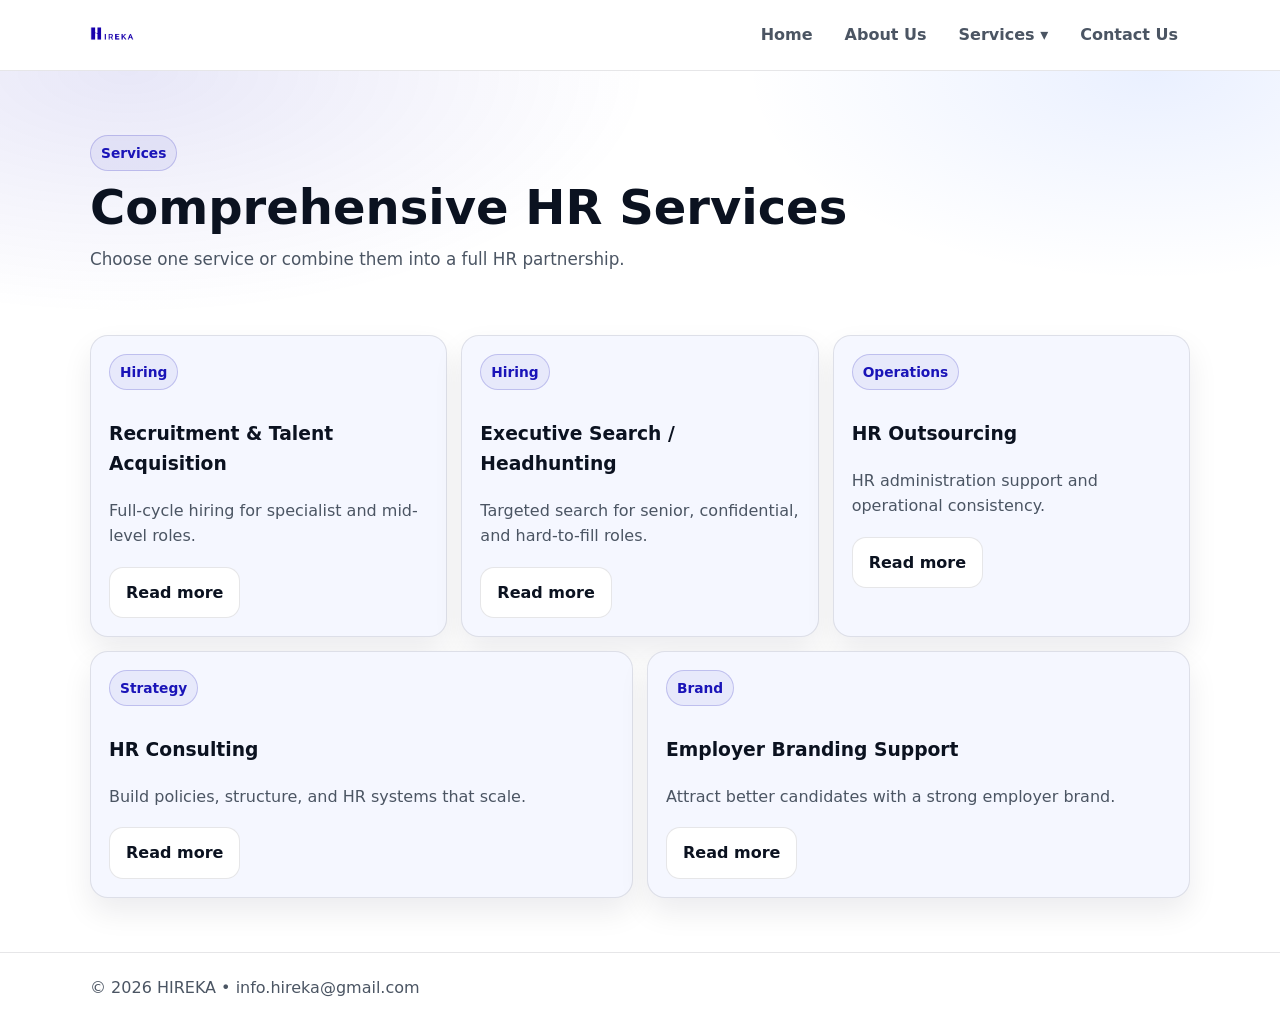
<file: services.html>
<!doctype html>
<html lang="en">
<head>
  <meta charset="utf-8" />
  <meta name="viewport" content="width=device-width, initial-scale=1" />
  <title>Services — HIREKA</title>
  <link rel="stylesheet" href="styles.css" />
</head>
<body>

<header>
  <div class="container navbar">
    <a class="brand" href="index.html">
      <img src="assets/logo.png" alt="HIREKA logo" />
    </a>

    <button class="menu-btn" type="button">Menu</button>

    <nav aria-label="Primary navigation">
      <ul>
        <li><a href="index.html">Home</a></li>
        <li><a href="about.html">About Us</a></li>

        <li class="dropdown">
          <a class="dropbtn" href="#" role="button" aria-haspopup="true" aria-expanded="false">
            Services ▾
          </a>
          <div class="dropdown-menu">
            <a href="services.html"><strong>All Services</strong></a>
            <a href="recruitment.html">Recruitment & Talent Acquisition</a>
            <a href="executive-search.html">Executive Search / Headhunting</a>
            <a href="hr-outsourcing.html">HR Outsourcing</a>
            <a href="hr-consulting.html">HR Consulting</a>
            <a href="employer-branding.html">Employer Branding Support</a>
          </div>
        </li>

        <li><a href="contact.html">Contact Us</a></li>
      </ul>
    </nav>
  </div>
</header>

<main>

  <section class="hero">
    <div class="container">
      <div class="badge">Services</div>
      <h1>Comprehensive HR Services</h1>
      <p class="lead">
        Choose one service or combine them into a full HR partnership.
      </p>
    </div>
  </section>

  <section>
    <div class="container">
      <div class="grid3">
        <div class="card padded">
          <div class="badge">Hiring</div>
          <h3>Recruitment & Talent Acquisition</h3>
          <p class="section-sub">Full-cycle hiring for specialist and mid-level roles.</p>
          <a class="btn" href="recruitment.html">Read more</a>
        </div>

        <div class="card padded">
          <div class="badge">Hiring</div>
          <h3>Executive Search / Headhunting</h3>
          <p class="section-sub">Targeted search for senior, confidential, and hard-to-fill roles.</p>
          <a class="btn" href="executive-search.html">Read more</a>
        </div>

        <div class="card padded">
          <div class="badge">Operations</div>
          <h3>HR Outsourcing</h3>
          <p class="section-sub">HR administration support and operational consistency.</p>
          <a class="btn" href="hr-outsourcing.html">Read more</a>
        </div>
      </div>

      <div style="height:14px"></div>

      <div class="grid2">
        <div class="card padded">
          <div class="badge">Strategy</div>
          <h3>HR Consulting</h3>
          <p class="section-sub">Build policies, structure, and HR systems that scale.</p>
          <a class="btn" href="hr-consulting.html">Read more</a>
        </div>

        <div class="card padded">
          <div class="badge">Brand</div>
          <h3>Employer Branding Support</h3>
          <p class="section-sub">Attract better candidates with a strong employer brand.</p>
          <a class="btn" href="employer-branding.html">Read more</a>
        </div>
      </div>
    </div>
  </section>

</main>

<footer class="footer">
  <div class="container">
    © <span id="year"></span> HIREKA • <a href="mailto:info.hireka@gmail.com">info.hireka@gmail.com</a>
  </div>
</footer>

<script src="script.js"></script>
</body>
</html>
</file>
<file: styles.css>
:root{
  --bg:#ffffff;
  --text:#0b1220;
  --muted:#4b5563;
  --brand:#1a14b8;        /* close to your logo blue */
  --brand2:#2f6bff;
  --card:#f5f7ff;
  --line:rgba(11,18,32,.10);
  --shadow:0 14px 30px rgba(11,18,32,.08);
  --radius:18px;
  --max:1100px;
}

*{box-sizing:border-box}
html,body{margin:0;padding:0}
body{
  font-family:system-ui,-apple-system,Segoe UI,Roboto,Arial,sans-serif;
  color:var(--text);
  background:var(--bg);
  line-height:1.6;
}

a{color:inherit;text-decoration:none}
.container{width:min(var(--max),92%);margin:0 auto}

/* Header */
header{
  position:sticky; top:0; z-index:50;
  background:rgba(255,255,255,.92);
  backdrop-filter: blur(10px);
  border-bottom:1px solid var(--line);
}

.brand img{
  width: 56px;
  height: auto;
}
.navbar{
  display:flex; align-items:center; justify-content:space-between;
  gap:14px; padding:12px 0;
}
.brand{
  display:flex; align-items:center; gap:10px;
  font-weight:900; letter-spacing:.6px;
}
.brand img{width:44px;height:44px;object-fit:contain}
.brand span{color:var(--brand)}

.menu-btn{
  display:none;
  border:1px solid var(--line);
  background:#fff;
  padding:10px 12px;
  border-radius:12px;
  cursor:pointer;
  font-weight:700;
}

/* Nav */
nav{position:relative}
nav ul{
  list-style:none; margin:0; padding:0;
  display:flex; align-items:center; gap:8px;
}
nav a{
  display:inline-flex;
  padding:10px 12px;
  border-radius:12px;
  color:var(--muted);
  font-weight:800;
}
nav a:hover{background:rgba(26,20,184,.08);color:var(--brand)}
nav a.active{background:rgba(26,20,184,.10);color:var(--brand);border:1px solid rgba(26,20,184,.18)}

/* Dropdown */
.dropdown{position:relative}
.dropbtn{
  display:inline-flex; align-items:center; gap:8px;
  padding:10px 12px; border-radius:12px;
  color:var(--muted); font-weight:800;
}
.dropbtn:hover{background:rgba(26,20,184,.08);color:var(--brand)}

.dropdown-menu{
  display:none;
  position:absolute;
  top:44px; left:0;
  width:320px;
  padding:10px;
  border-radius:16px;
  background:#fff;
  border:1px solid var(--line);
  box-shadow:var(--shadow);
}
.dropdown-menu a{
  display:flex;
  padding:10px 12px;
  border-radius:12px;
  white-space:nowrap;
}
.dropdown-menu a:hover{background:rgba(26,20,184,.08)}
.dropdown.open .dropdown-menu{display:block}

/* Desktop: open dropdown on hover */
@media (min-width: 761px){
  .dropdown:hover .dropdown-menu{
    display:block;
  }
}

/* Hero */
.hero{
  padding:64px 0 26px;
  background:
    radial-gradient(900px 420px at 10% 0%, rgba(26,20,184,.10), transparent 58%),
    radial-gradient(700px 360px at 90% 0%, rgba(47,107,255,.10), transparent 58%);
}
.hero-grid{
  display:grid;
  grid-template-columns:1.15fr .85fr;
  gap:24px;
  align-items:stretch;
}
h1{margin:0 0 12px; font-size:clamp(30px,4vw,48px); line-height:1.12}
.lead{margin:0 0 18px; color:var(--muted); max-width:62ch; font-size:1.05rem}

.btn-row{display:flex; flex-wrap:wrap; gap:12px; margin-top:16px}
.btn{
  display:inline-flex; align-items:center; justify-content:center;
  padding:12px 16px;
  border-radius:14px;
  border:1px solid var(--line);
  background:#fff;
  cursor:pointer;
  font-weight:900;
}
.btn.primary{
  color:var(--brand);
  border-color:rgba(26,20,184,.25);
  background:linear-gradient(135deg, rgba(26,20,184,.12), rgba(47,107,255,.10));
}
.btn:hover{filter:brightness(.98)}

/* Sections */
section{padding:18px 0 54px}
.section-title{margin:0 0 10px; font-size:1.7rem}
.section-sub{margin:0 0 18px; color:var(--muted); max-width:70ch}

.card{
  background:var(--card);
  border:1px solid var(--line);
  border-radius:var(--radius);
  box-shadow:var(--shadow);
}
.padded{padding:18px}

.grid3{
  display:grid;
  grid-template-columns:repeat(3, 1fr);
  gap:14px;
}
.grid2{
  display:grid;
  grid-template-columns:repeat(2, 1fr);
  gap:14px;
}

.badge{
  display:inline-flex;
  padding:6px 10px;
  border-radius:999px;
  border:1px solid rgba(26,20,184,.20);
  background:rgba(26,20,184,.06);
  color:var(--brand);
  font-weight:900;
  font-size:.86rem;
  margin-bottom:10px;
}

.kpis{
  display:grid;
  grid-template-columns:repeat(3, 1fr);
  gap:12px;
}
.kpi{
  padding:16px;
  border-radius:16px;
  background:#fff;
  border:1px solid var(--line);
}
.kpi .num{font-size:1.6rem;font-weight:900;color:var(--brand)}
.kpi .lbl{color:var(--muted);font-weight:800}

.split{
  display:grid;
  grid-template-columns:1fr 1fr;
  gap:16px;
}

/* Lists */
ul.clean{
  margin:0;
  padding-left:18px;
  color:var(--muted);
  font-weight:700;
}
ul.clean li{ margin:8px 0; }

/* Testimonials */
.quote{margin:0;color:var(--muted);font-weight:700}
.person{margin-top:10px;font-weight:900}
.role{color:var(--muted);font-weight:800;font-size:.92rem}

/* Form */
form{display:grid; gap:12px}
label{font-weight:900; color:var(--muted); font-size:.92rem}
input,textarea{
  padding:12px;
  border-radius:14px;
  border:1px solid var(--line);
  background:#fff;
  outline:none;
  font-family:inherit;
}
input:focus, textarea:focus{
  border-color:rgba(26,20,184,.35);
  box-shadow:0 0 0 4px rgba(26,20,184,.10);
}
textarea{min-height:140px; resize:vertical}

.footer{
  border-top:1px solid var(--line);
  padding:22px 0;
  color:var(--muted);
}
.small{color:var(--muted); font-size:.92rem}

/* Responsive */
@media (max-width: 900px){
  .hero-grid{grid-template-columns:1fr}
  .grid3{grid-template-columns:1fr}
  .grid2{grid-template-columns:1fr}
  .kpis{grid-template-columns:1fr}
  .split{grid-template-columns:1fr}
}
@media (max-width: 760px){
  .menu-btn{display:inline-flex}
  nav ul{
    display:none;
    position:absolute; right:0; top:52px;
    width:min(340px, 92vw);
    flex-direction:column;
    padding:10px;
    border-radius:16px;
    background:#fff;
    border:1px solid var(--line);
    box-shadow:var(--shadow);
  }
  nav ul.open{display:flex}
  nav a, .dropbtn{width:100%}

  .dropdown-menu{
    position:static;
    width:100%;
    box-shadow:none;
    border:none;
    padding:0;
    margin-top:6px;
  }
}
</file>
